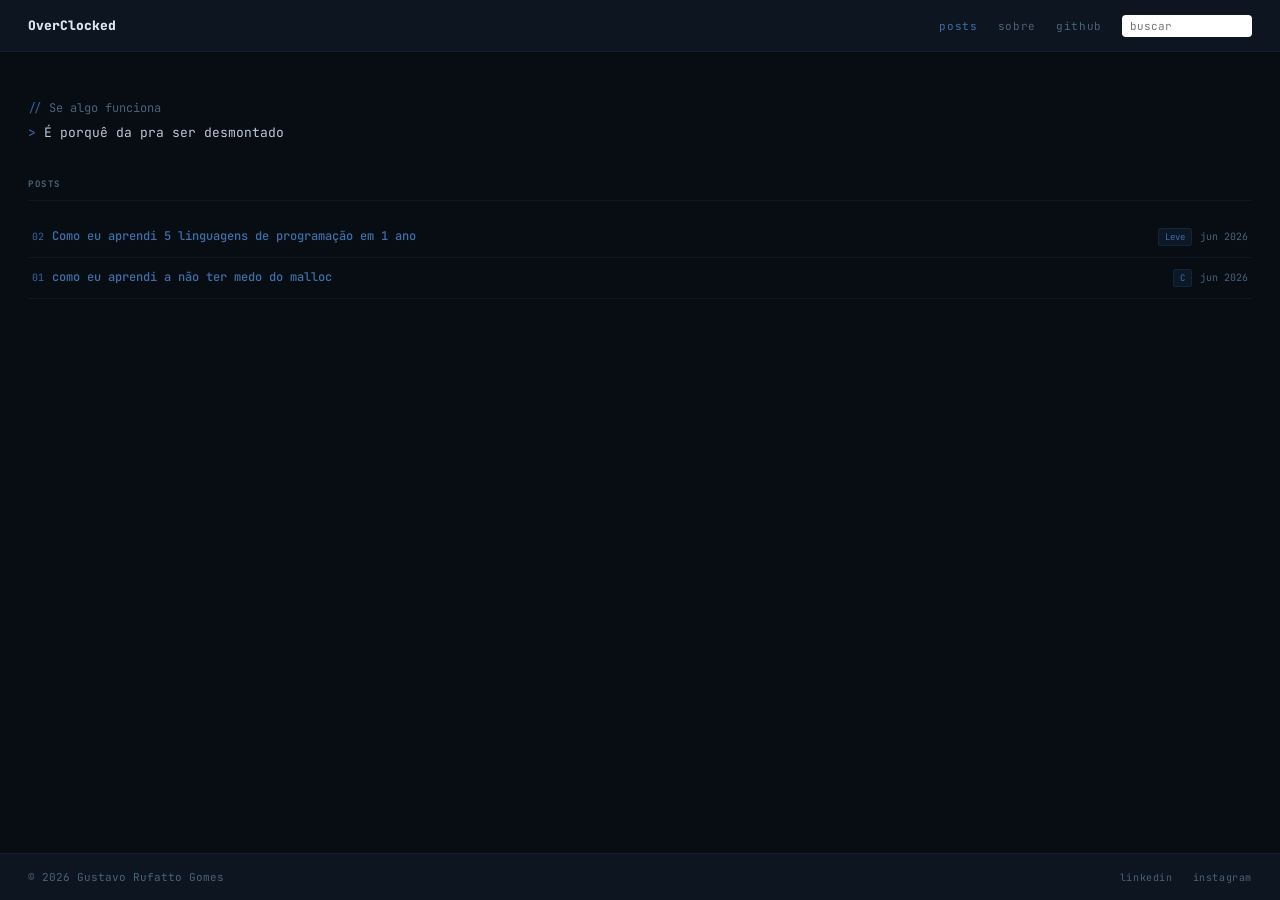
<file: index.html>
<!DOCTYPE html>
<html lang="pt-BR">

<head>
    <meta charset="UTF-8">
    <meta name="viewport" content="width=device-width, initial-scale=1.0">
    <title>Overclocked</title>
    <link rel="stylesheet" href="style.css">
</head>

<body>
    <header>
        <!-- <span class="logo">Over<span>.</span>Clocked</span> -->
        <span class="logo">OverClocked</span>
        <nav>
            <a href="index.html" class="active">posts</a>
            <a href="about.html">sobre</a>
            <a href="https://github.com/rufatto-dotcom">github</a>
            <input type="text" placeholder="buscar">
        </nav>
    </header>

    <div class="about">
        <p>Se algo funciona</p>
        <p class="highlight">É porquê da pra ser desmontado</p>
    </div>

    <main>
        <p class="label">posts</p>
        <ul>
            <li>
                <a href="posts/aprenderRapido.html">
                    <div class="post-left">
                        <span class="post-idx">02</span>
                        <span class="post-title">Como eu aprendi 5 linguagens de programação em 1 ano</span>
                    </div>
                    <div class="post-right">
                        <span class="post-tag">Leve</span>
                        <span class="post-date">jun 2026</span>
                    </div>
                </a>
            </li>
            <li>
                <a href="posts/firstPost.html">
                    <div class="post-left">
                        <span class="post-idx">01</span>
                        <span class="post-title">como eu aprendi a não ter medo do malloc</span>
                    </div>
                    <div class="post-right">
                        <span class="post-tag">C</span>
                        <span class="post-date">jun 2026</span>
                    </div>
                </a>
            </li>
        </ul>
    </main>

    <footer>
        <p>&copy; 2026 Gustavo Rufatto Gomes</p>
        <div class="footer-links">
            <a href="https://www.linkedin.com/in/gustavo-rufatto-095921340/">linkedin</a>
            <a href="https://www.instagram.com/rufattostein/">instagram</a>
        </div>
    </footer>
</body>

</html>
</file>
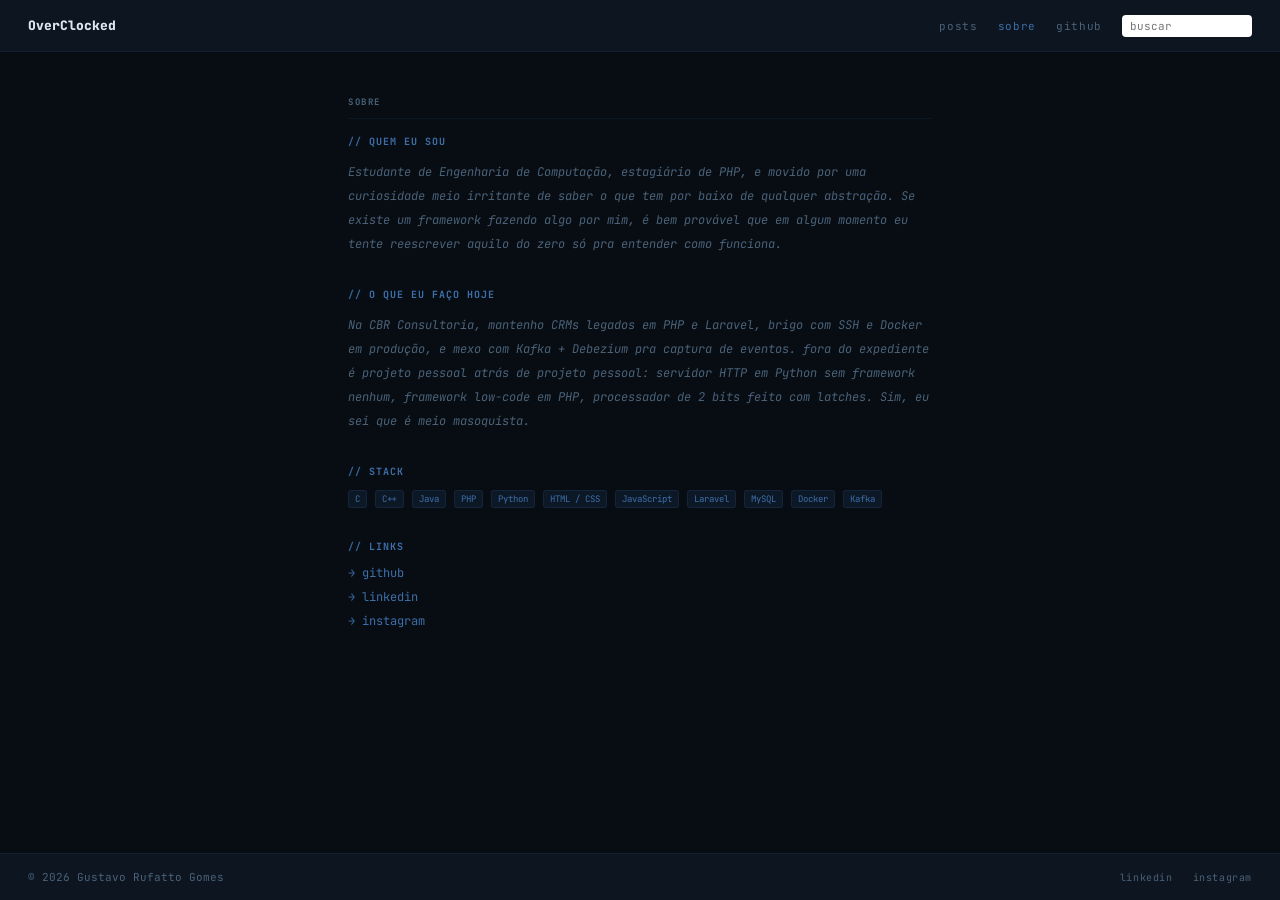
<file: about.html>
<!DOCTYPE html>
<html lang="pt-BR">
<head>
    <meta charset="UTF-8">
    <meta name="viewport" content="width=device-width, initial-scale=1.0">
    <title>sobre — Overclocked</title>
    <link rel="stylesheet" href="style.css">
</head>
<body>
    <header>
        <span class="logo">OverClocked</span>
        <nav>
            <a href="index.html">posts</a>
            <a href="about.html" class="active">sobre</a>
            <a href="https://github.com/rufatto-dotcom">github</a>
            <input type="text" placeholder="buscar">
        </nav>
    </header>

    <main class="about-page">
        <p class="label">sobre</p>

        <div class="section">
            <p class="section-title">quem eu sou</p>
            <p class="section-text">Estudante de Engenharia de Computação, estagiário de PHP, e movido por uma curiosidade meio irritante de saber o que tem por baixo de qualquer abstração. Se existe um framework fazendo algo por mim, é bem provável que em algum momento eu tente reescrever aquilo do zero só pra entender como funciona.</p>
        </div>

        <div class="section">
            <p class="section-title">o que eu faço hoje</p>
            <p class="section-text">Na CBR Consultoria, mantenho CRMs legados em PHP e Laravel, brigo com SSH e Docker em produção, e mexo com Kafka + Debezium pra captura de eventos. fora do expediente é projeto pessoal atrás de projeto pessoal: servidor HTTP em Python sem framework nenhum, framework low-code em PHP, processador de 2 bits feito com latches. Sim, eu sei que é meio masoquista.</p>
        </div>
        
        <div class="section">
            <p class="section-title">stack</p>
            <div class="stack">
                <span class="post-tag">C</span>
                <span class="post-tag">C++</span>
                <span class="post-tag">Java</span>
                <span class="post-tag">PHP</span>
                <span class="post-tag">Python</span>
                <span class="post-tag">HTML / CSS</span>
                <span class="post-tag">JavaScript</span>
                <span class="post-tag">Laravel</span>
                <span class="post-tag">MySQL</span>
                <span class="post-tag">Docker</span>
                <span class="post-tag">Kafka</span>
            </div>
        </div>

        <div class="section">
            <p class="section-title">links</p>
            <div class="about-links">
                <a href="https://github.com/rufatto-dotcom">github</a>
                <a href="https://www.linkedin.com/in/gustavo-rufatto-095921340/">linkedin</a>
                <a href="https://www.instagram.com/rufattostein/">instagram</a>
            </div>
        </div>
    </main>

    <footer>
        <p>&copy; 2026 Gustavo Rufatto Gomes</p>
        <div class="footer-links">
            <a href="https://www.linkedin.com/in/gustavo-rufatto-095921340/">linkedin</a>
            <a href="https://www.instagram.com/rufattostein/">instagram</a>
        </div>
    </footer>
</body>
</html>
</file>
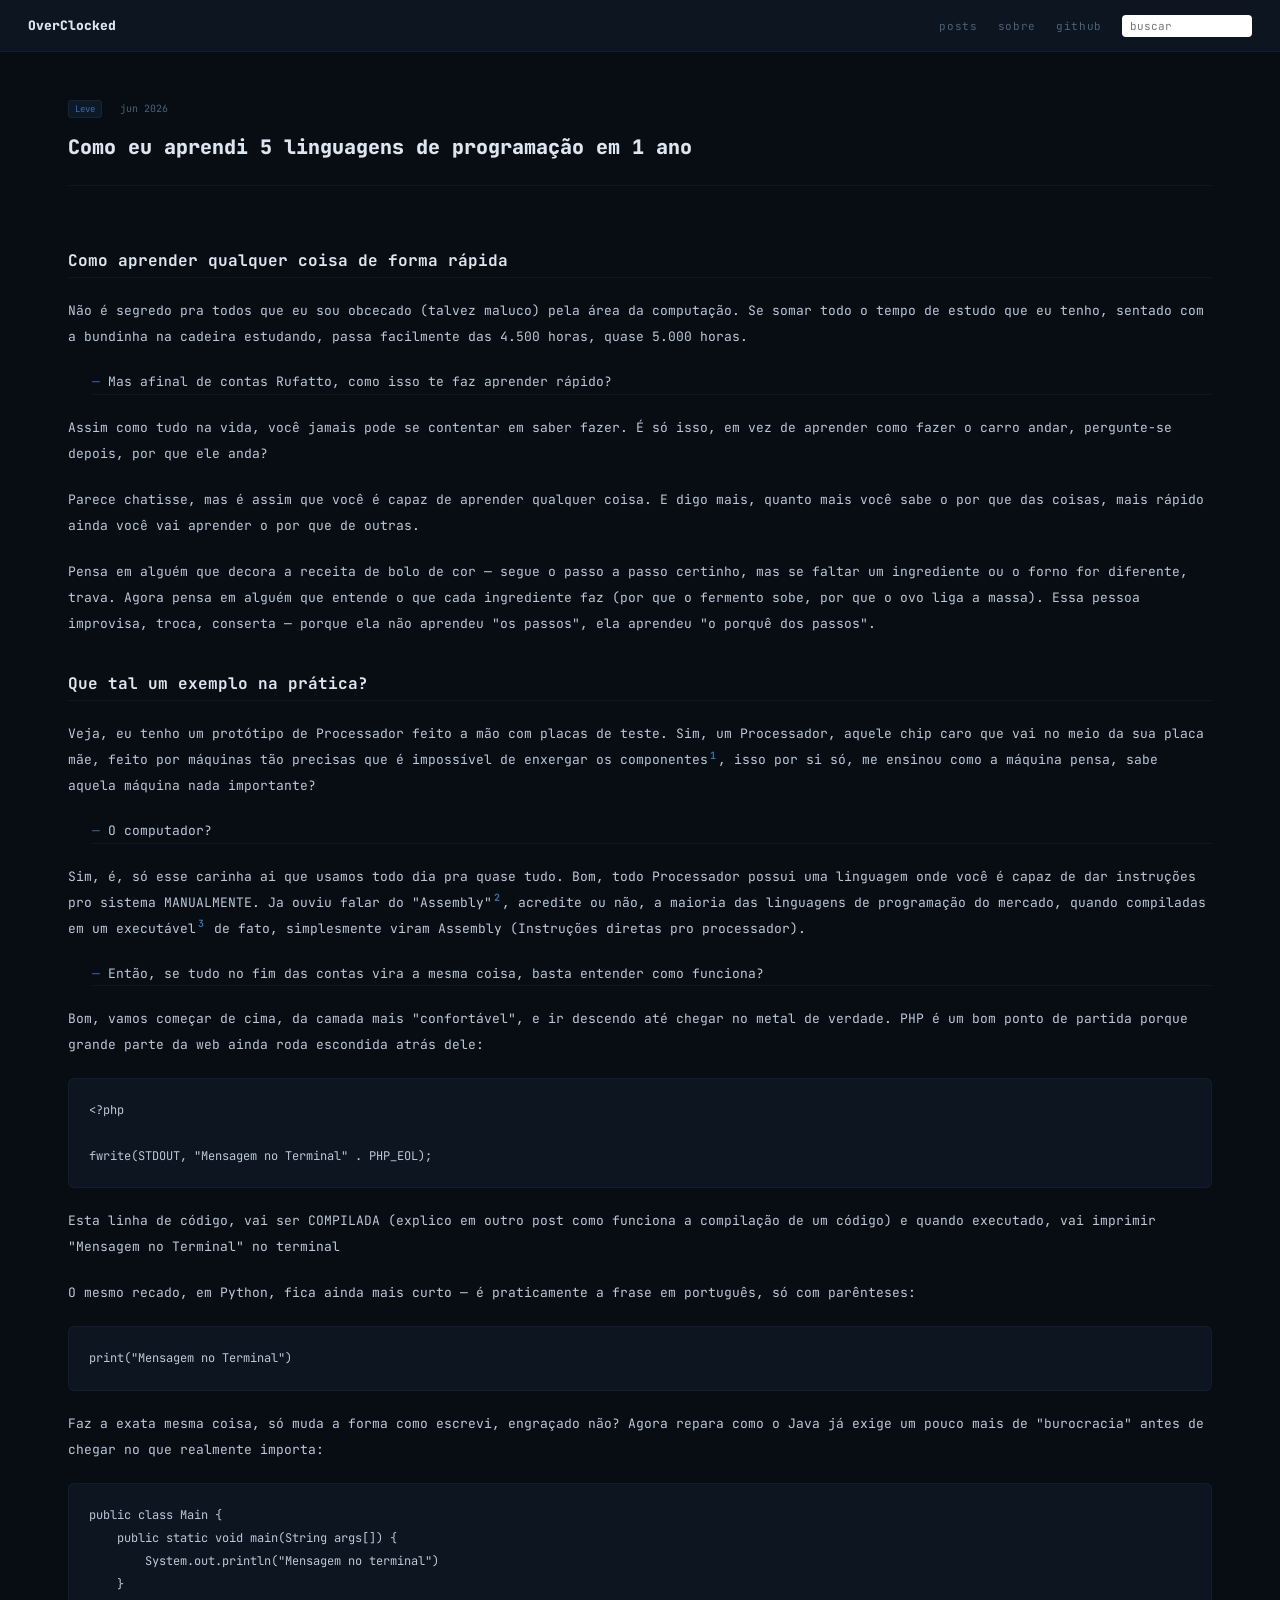
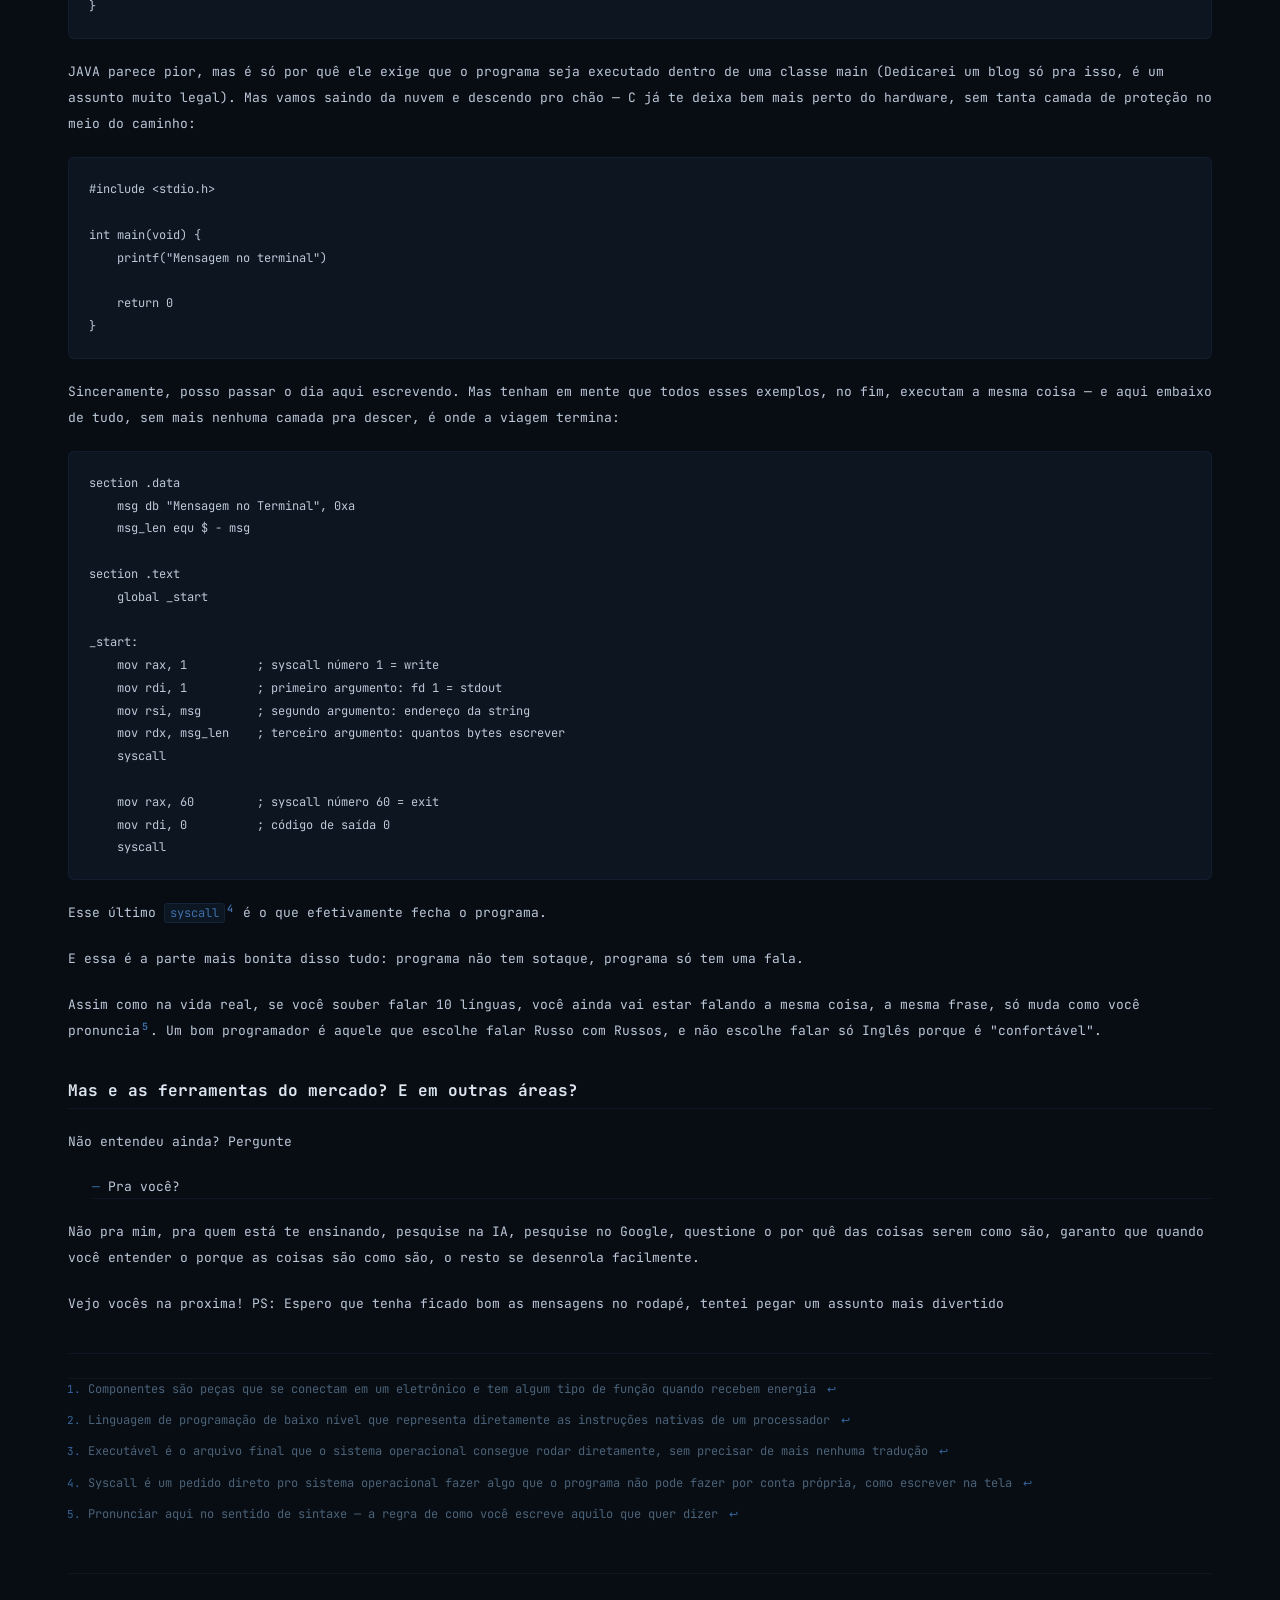
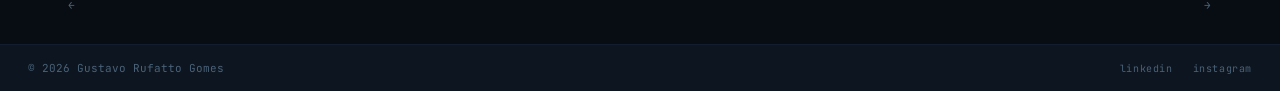
<file: posts/aprenderRapido.html>
<!DOCTYPE html>
<html lang="pt-BR">
<head>
    <meta charset="UTF-8">
    <meta name="viewport" content="width=device-width, initial-scale=1.0">
    <title>Como eu aprendi 5 linguagens de programação em 1 ano — OverClocked</title>

    <link rel="stylesheet" href="../style.css">
    <link rel="stylesheet" href="../post.css">
</head>
<body>

    <header>
        <span class="logo">OverClocked</span>

        <nav>
            <a href="../index.html">posts</a>
            <a href="../about.html">sobre</a>
            <a href="https://github.com/rufatto-dotcom">github</a>
            <input type="text" placeholder="buscar">
        </nav>
    </header>

    <main class="post">

        <div class="post-header">
            <span class="post-tag">Leve</span>
            <span class="post-date">jun 2026</span>
            <h1>Como eu aprendi 5 linguagens de programação em 1 ano</h1>
        </div>

        <article>
<h2>Como aprender qualquer coisa de forma rápida</h2>
<p>Não é segredo pra todos que eu sou obcecado (talvez maluco) pela área da computação. Se somar todo o tempo de estudo que eu tenho, sentado com a bundinha na cadeira estudando, passa facilmente das 4.500 horas, quase 5.000 horas.</p>
<ul>
<li>Mas afinal de contas Rufatto, como isso te faz aprender rápido?</li>
</ul>
<p>Assim como tudo na vida, você jamais pode se contentar em saber fazer. É só isso, em vez de aprender como fazer o carro andar, pergunte-se depois, por que ele anda?</p>
<p>Parece chatisse, mas é assim que você é capaz de aprender qualquer coisa. E digo mais, quanto mais você sabe o por que das coisas, mais rápido ainda você vai aprender o por que de outras.</p>
<p>Pensa em alguém que decora a receita de bolo de cor — segue o passo a passo certinho, mas se faltar um ingrediente ou o forno for diferente, trava. Agora pensa em alguém que entende o que cada ingrediente faz (por que o fermento sobe, por que o ovo liga a massa). Essa pessoa improvisa, troca, conserta — porque ela não aprendeu "os passos", ela aprendeu "o porquê dos passos".</p>
<h2>Que tal um exemplo na prática?</h2>
<p>Veja, eu tenho um protótipo de Processador feito a mão com placas de teste. Sim, um Processador, aquele chip caro que vai no meio da sua placa mãe, feito por máquinas tão precisas que é impossível de enxergar os componentes<sup class="footnote-ref"><a href="#fn1" id="fnref1">1</a></sup>, isso por si só, me ensinou como a máquina pensa, sabe aquela máquina nada importante?</p>
<ul>
<li>O computador?</li>
</ul>
<p>Sim, é, só esse carinha ai que usamos todo dia pra quase tudo. Bom, todo Processador possui uma linguagem onde você é capaz de dar instruções pro sistema MANUALMENTE. Ja ouviu falar do "Assembly"<sup class="footnote-ref"><a href="#fn2" id="fnref2">2</a></sup>, acredite ou não, a maioria das linguagens de programação do mercado, quando compiladas em um executável<sup class="footnote-ref"><a href="#fn3" id="fnref3">3</a></sup> de fato, simplesmente viram Assembly (Instruções diretas pro processador).</p>
<ul>
<li>Então, se tudo no fim das contas vira a mesma coisa, basta entender como funciona?</li>
</ul>
<p>Bom, vamos começar de cima, da camada mais "confortável", e ir descendo até chegar no metal de verdade. PHP é um bom ponto de partida porque grande parte da web ainda roda escondida atrás dele:</p>
<pre><code class="lang-PHP">&lt;?php

fwrite(STDOUT, "Mensagem no Terminal" . PHP_EOL);</code></pre>
<p>Esta linha de código, vai ser COMPILADA (explico em outro post como funciona a compilação de um código) e quando executado, vai imprimir "Mensagem no Terminal" no terminal</p>
<p>O mesmo recado, em Python, fica ainda mais curto — é praticamente a frase em português, só com parênteses:</p>
<pre><code class="lang-Python">print("Mensagem no Terminal")</code></pre>
<p>Faz a exata mesma coisa, só muda a forma como escrevi, engraçado não? Agora repara como o Java já exige um pouco mais de "burocracia" antes de chegar no que realmente importa:</p>
<pre><code class="lang-JAVA">public class Main {
    public static void main(String args[]) {
        System.out.println("Mensagem no terminal")
    }
}</code></pre>
<p>JAVA parece pior, mas é só por quê ele exige que o programa seja executado dentro de uma classe main (Dedicarei um blog só pra isso, é um assunto muito legal). Mas vamos saindo da nuvem e descendo pro chão — C já te deixa bem mais perto do hardware, sem tanta camada de proteção no meio do caminho:</p>
<pre><code class="lang-C">#include &lt;stdio.h&gt;

int main(void) {
    printf("Mensagem no terminal")

    return 0
}</code></pre>
<p>Sinceramente, posso passar o dia aqui escrevendo. Mas tenham em mente que todos esses exemplos, no fim, executam a mesma coisa — e aqui embaixo de tudo, sem mais nenhuma camada pra descer, é onde a viagem termina:</p>
<pre><code class="lang-Assembly">section .data
    msg db "Mensagem no Terminal", 0xa
    msg_len equ $ - msg

section .text
    global _start

_start:
    mov rax, 1          ; syscall número 1 = write
    mov rdi, 1          ; primeiro argumento: fd 1 = stdout
    mov rsi, msg        ; segundo argumento: endereço da string
    mov rdx, msg_len    ; terceiro argumento: quantos bytes escrever
    syscall

    mov rax, 60         ; syscall número 60 = exit
    mov rdi, 0          ; código de saída 0
    syscall</code></pre>
<p>Esse último <code>syscall</code><sup class="footnote-ref"><a href="#fn4" id="fnref4">4</a></sup> é o que efetivamente fecha o programa.</p>
<p>E essa é a parte mais bonita disso tudo: programa não tem sotaque, programa só tem uma fala.</p>
<p>Assim como na vida real, se você souber falar 10 línguas, você ainda vai estar falando a mesma coisa, a mesma frase, só muda como você pronuncia<sup class="footnote-ref"><a href="#fn5" id="fnref5">5</a></sup>. Um bom programador é aquele que escolhe falar Russo com Russos, e não escolhe falar só Inglês porque é "confortável".</p>
<h2>Mas e as ferramentas do mercado? E em outras áreas?</h2>
<p>Não entendeu ainda? Pergunte</p>
<ul>
<li>Pra você?</li>
</ul>
<p>Não pra mim, pra quem está te ensinando, pesquise na IA, pesquise no Google, questione o por quê das coisas serem como são, garanto que quando você entender o porque as coisas são como são, o resto se desenrola facilmente.</p>
<p>Vejo vocês na proxima! PS: Espero que tenha ficado bom as mensagens no rodapé, tentei pegar um assunto mais divertido</p>
<section class="footnotes">
<hr>
<ol>
<li id="fn1">Componentes são peças que se conectam em um eletrônico e tem algum tipo de função quando recebem energia <a href="#fnref1" class="footnote-back">↩</a></li>
<li id="fn2">Linguagem de programação de baixo nível que representa diretamente as instruções nativas de um processador <a href="#fnref2" class="footnote-back">↩</a></li>
<li id="fn3">Executável é o arquivo final que o sistema operacional consegue rodar diretamente, sem precisar de mais nenhuma tradução <a href="#fnref3" class="footnote-back">↩</a></li>
<li id="fn4">Syscall é um pedido direto pro sistema operacional fazer algo que o programa não pode fazer por conta própria, como escrever na tela <a href="#fnref4" class="footnote-back">↩</a></li>
<li id="fn5">Pronunciar aqui no sentido de sintaxe — a regra de como você escreve aquilo que quer dizer <a href="#fnref5" class="footnote-back">↩</a></li>
</ol>
</section>
        </article>

        <nav class="post-nav">
            <a href="firstPost.html" class="post-nav-prev">
                ← 
            </a>

            <a href="#" class="post-nav-next">
                 →
            </a>
        </nav>

    </main>

    <footer>
        <p>&copy; 2026 Gustavo Rufatto Gomes</p>

        <div class="footer-links">
            <a href="https://www.linkedin.com/in/gustavo-rufatto-095921340/">linkedin</a>
            <a href="https://www.instagram.com/rufattostein/">instagram</a>
        </div>
    </footer>

</body>
</html>
</file>
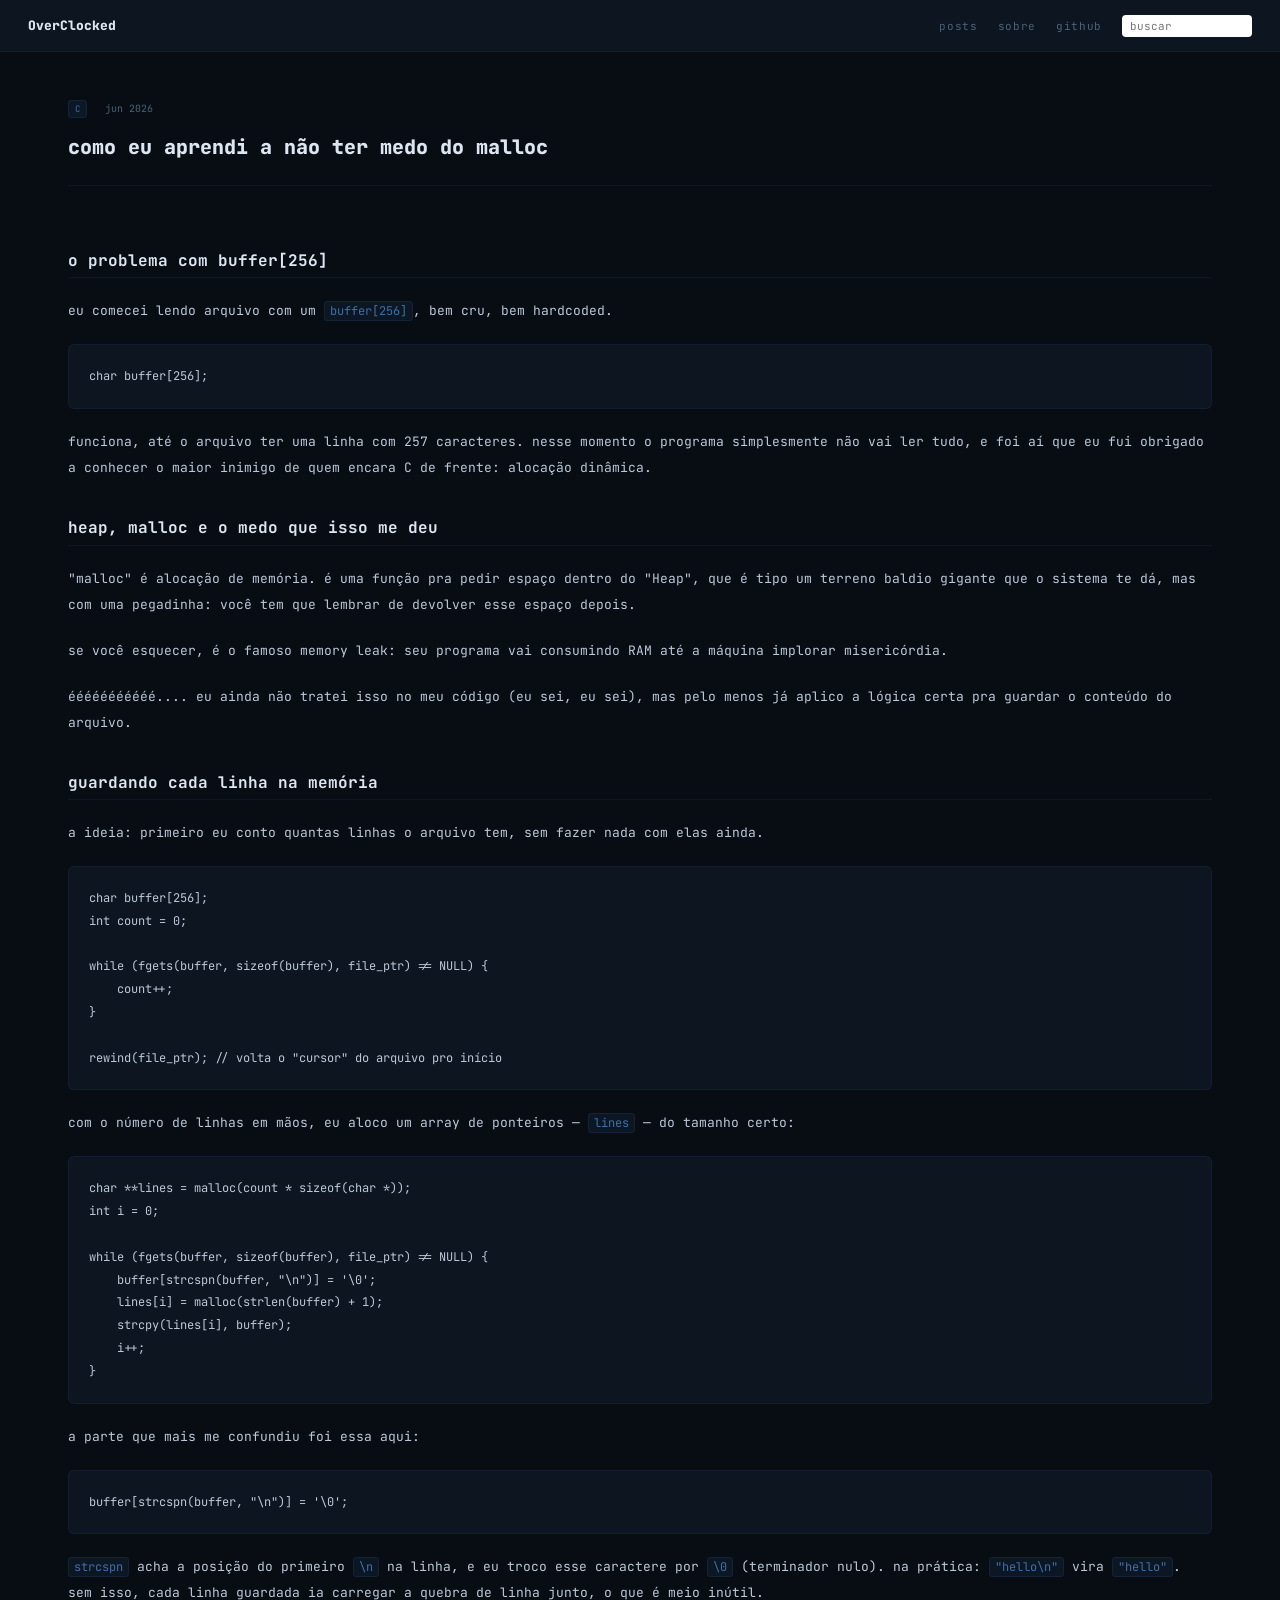
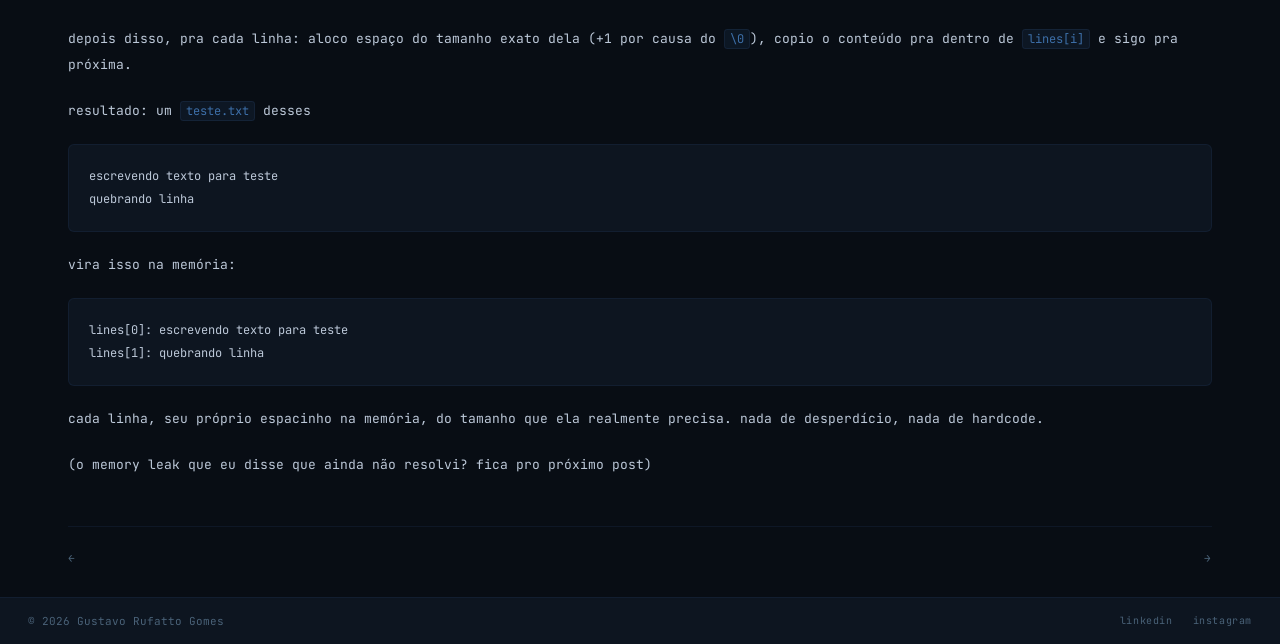
<file: posts/firstPost.html>
<!DOCTYPE html>
<html lang="pt-BR">
<head>
    <meta charset="UTF-8">
    <meta name="viewport" content="width=device-width, initial-scale=1.0">
    <title>como eu aprendi a não ter medo do malloc — OverClocked</title>

    <link rel="stylesheet" href="../style.css">
    <link rel="stylesheet" href="../post.css">
</head>
<body>

    <header>
        <span class="logo">OverClocked</span>

        <nav>
            <a href="../index.html">posts</a>
            <a href="../about.html">sobre</a>
            <a href="https://github.com/rufatto-dotcom">github</a>
            <input type="text" placeholder="buscar">
        </nav>
    </header>

    <main class="post">

        <div class="post-header">
            <span class="post-tag">C</span>
            <span class="post-date">jun 2026</span>
            <h1>como eu aprendi a não ter medo do malloc</h1>
        </div>

        <article>
<h2>o problema com buffer[256]</h2>
<p>eu comecei lendo arquivo com um <code>buffer[256]</code>, bem cru, bem hardcoded.</p>
<pre><code class="lang-c">char buffer[256];</code></pre>
<p>funciona, até o arquivo ter uma linha com 257 caracteres. nesse momento o programa simplesmente não vai ler tudo, e foi aí que eu fui obrigado a conhecer o maior inimigo de quem encara C de frente: alocação dinâmica.</p>
<h2>heap, malloc e o medo que isso me deu</h2>
<p>"malloc" é alocação de memória. é uma função pra pedir espaço dentro do "Heap", que é tipo um terreno baldio gigante que o sistema te dá, mas com uma pegadinha: você tem que lembrar de devolver esse espaço depois.</p>
<p>se você esquecer, é o famoso memory leak: seu programa vai consumindo RAM até a máquina implorar misericórdia.</p>
<p>ééééééééééé.... eu ainda não tratei isso no meu código (eu sei, eu sei), mas pelo menos já aplico a lógica certa pra guardar o conteúdo do arquivo.</p>
<h2>guardando cada linha na memória</h2>
<p>a ideia: primeiro eu conto quantas linhas o arquivo tem, sem fazer nada com elas ainda.</p>
<pre><code class="lang-c">char buffer[256];
int count = 0;

while (fgets(buffer, sizeof(buffer), file_ptr) != NULL) {
    count++;
}

rewind(file_ptr); // volta o "cursor" do arquivo pro início</code></pre>
<p>com o número de linhas em mãos, eu aloco um array de ponteiros — <code>lines</code> — do tamanho certo:</p>
<pre><code class="lang-c">char **lines = malloc(count * sizeof(char *));
int i = 0;

while (fgets(buffer, sizeof(buffer), file_ptr) != NULL) {
    buffer[strcspn(buffer, "\n")] = '\0';
    lines[i] = malloc(strlen(buffer) + 1);
    strcpy(lines[i], buffer);
    i++;
}</code></pre>
<p>a parte que mais me confundiu foi essa aqui:</p>
<pre><code class="lang-c">buffer[strcspn(buffer, "\n")] = '\0';</code></pre>
<p><code>strcspn</code> acha a posição do primeiro <code>\n</code> na linha, e eu troco esse caractere por <code>\0</code> (terminador nulo). na prática: <code>"hello\n"</code> vira <code>"hello"</code>. sem isso, cada linha guardada ia carregar a quebra de linha junto, o que é meio inútil.</p>
<p>depois disso, pra cada linha: aloco espaço do tamanho exato dela (+1 por causa do <code>\0</code>), copio o conteúdo pra dentro de <code>lines[i]</code> e sigo pra próxima.</p>
<p>resultado: um <code>teste.txt</code> desses</p>
<pre><code>escrevendo texto para teste
quebrando linha</code></pre>
<p>vira isso na memória:</p>
<pre><code>lines[0]: escrevendo texto para teste
lines[1]: quebrando linha</code></pre>
<p>cada linha, seu próprio espacinho na memória, do tamanho que ela realmente precisa. nada de desperdício, nada de hardcode.</p>
<p>(o memory leak que eu disse que ainda não resolvi? fica pro próximo post)</p>
        </article>

        <nav class="post-nav">
            <a href="#" class="post-nav-prev">
                ← 
            </a>

            <a href="aprenderRapido.html" class="post-nav-next">
                 →
            </a>
        </nav>

    </main>

    <footer>
        <p>&copy; 2026 Gustavo Rufatto Gomes</p>

        <div class="footer-links">
            <a href="https://www.linkedin.com/in/gustavo-rufatto-095921340/">linkedin</a>
            <a href="https://www.instagram.com/rufattostein/">instagram</a>
        </div>
    </footer>

</body>
</html>
</file>
<file: style.css>
@import url('https://fonts.googleapis.com/css2?family=JetBrains+Mono:ital,wght@0,100..800;1,100..800&display=swap');

* {
    margin: 0;
    padding: 0;
    box-sizing: border-box;
}

:root {
    --bg: #080d14;
    --surface: #0d1520;
    --border: rgba(60, 100, 160, 0.12);
    --accent: #3d6fa8;
    --accent-dim: #35659c;
    --text: #bcc8d8;
    --muted: #4a6278;
    --title: #dde6f0;
    --tag-bg: rgba(40, 80, 130, 0.18);
}

body {
    font-family: "JetBrains Mono", monospace;
    background: var(--bg);
    color: var(--text);
    min-height: 100vh;
    display: flex;
    flex-direction: column;
}

a {
    text-decoration: none;
}

/* HEADER */

header {
    background: var(--surface);
    height: 52px;
    padding: 0 1.75rem;
    display: flex;
    align-items: center;
    justify-content: space-between;
    border-bottom: 1px solid var(--border);
}

.logo {
    font-size: 13px;
    font-weight: 800;
    color: var(--title);
}

.logo span {
    color: var(--accent);
}

nav {
    display: flex;
    align-items: center;
    gap: 1.25rem;
}

nav a {
    font-size: 11px;
    color: var(--muted);
    letter-spacing: 0.06em;
    transition: color 180ms;
}

nav a:hover {
    color: var(--text);
}

nav input {
    background: white;
    border: none;
    border-radius: 4px;
    padding: 4px 8px;
    font-family: "JetBrains Mono", monospace;
    font-size: 11px;
    width: 130px;
    outline: none;
    color: #0d1520;
}

/* ABOUT */

.about {
    padding: 2.75rem 1.75rem 2rem;
}

.about p {
    font-size: 12px;
    color: var(--muted);
    line-height: 2;
}

.about p::before {
    content: '// ';
    color: var(--accent-dim);
}

.about p.highlight {
    font-size: 13px;
    color: var(--text);
}

.about p.highlight::before {
    content: '> ';
    color: var(--accent);
}

/* MAIN */

main {
    padding: 0 1.75rem 2rem;
    flex: 1;
}

.label {
    font-size: 9px;
    font-weight: 700;
    letter-spacing: 0.18em;
    color: var(--muted);
    text-transform: uppercase;
    margin-bottom: 1rem;
    padding-bottom: 0.6rem;
    border-bottom: 1px solid var(--border);
}

ul {
    list-style: none;
}

ul li {
    border-bottom: 1px solid var(--border);
}

ul li a {
    display: flex;
    align-items: baseline;
    justify-content: space-between;
    gap: 1rem;
    padding: 11px 4px;
    transition: background 180ms;
}

ul li a:hover {
    background: rgba(40, 80, 130, 0.06);
}

.post-left {
    display: flex;
    align-items: baseline;
    gap: 8px;
    min-width: 0;
}

.post-idx {
    font-size: 10px;
    color: var(--accent-dim);
    flex-shrink: 0;
}

.post-title {
    font-size: 12px;
    font-weight: 500;
    color: var(--accent);
    white-space: nowrap;
    overflow: hidden;
    text-overflow: ellipsis;
    transition: color 180ms;
}

ul li a:hover .post-title {
    color: var(--title);
}

.post-right {
    display: flex;
    align-items: center;
    gap: 8px;
    flex-shrink: 0;
}

.post-tag {
    font-size: 9px;
    padding: 2px 6px;
    border-radius: 3px;
    background: var(--tag-bg);
    color: var(--accent);
    border: 1px solid rgba(60, 100, 160, 0.15);
}

.post-date {
    font-size: 10px;
    color: var(--muted);
}

/* FOOTER */

footer {
    background: var(--surface);
    border-top: 1px solid var(--border);
    padding: 1rem 1.75rem;
    display: flex;
    align-items: center;
    justify-content: space-between;
}

footer p {
    font-size: 11px;
    color: var(--muted);
}

.footer-links {
    display: flex;
    gap: 1.25rem;
}

.footer-links a {
    font-size: 10px;
    color: var(--muted);
    letter-spacing: 0.06em;
    transition: color 180ms;
}

.footer-links a:hover {
    color: var(--accent);
}

/* ABOUT PAGE */

.about-page {
    padding: 2.75rem 1.75rem 2rem;
    flex: 1;
    max-width: 640px;
    margin: auto;
}

.section {
    margin-bottom: 2rem;
}

.section-title {
    font-size: 10px;
    font-weight: 700;
    letter-spacing: 0.1em;
    color: var(--accent);
    text-transform: uppercase;
    margin-bottom: 0.75rem;
}

.section-title::before {
    content: '// ';
    color: var(--accent-dim);
}

.section-text {
    font-size: 12px;
    color: var(--muted);
    line-height: 2;
    font-style: italic;
}

.stack {
    display: flex;
    flex-wrap: wrap;
    gap: 8px;
}

.about-links {
    display: flex;
    flex-direction: column;
    gap: 8px;
}

.about-links a {
    font-size: 12px;
    color: var(--accent);
    transition: color 180ms;
}

.about-links a::before {
    content: '→ ';
    color: var(--accent-dim);
}

.about-links a:hover {
    color: var(--title);
}

/* NAV ACTIVE */

nav a.active {
    color: var(--accent);
}

/* MOBILE */

@media (max-width: 600px) {
    header {
        height: auto;
        flex-wrap: wrap;
        row-gap: 0.6rem;
        padding: 0.75rem 1.25rem;
    }

    nav {
        flex-wrap: wrap;
        width: 100%;
        gap: 0.75rem 1rem;
    }

    nav input {
        flex: 1 1 100%;
        width: auto;
        order: 10;
    }

    .about,
    main,
    .about-page {
        padding-left: 1.25rem;
        padding-right: 1.25rem;
    }

    ul li a {
        flex-wrap: wrap;
        row-gap: 6px;
    }

    .post-left {
        flex: 1 1 100%;
    }

    .post-title {
        white-space: normal;
        overflow: visible;
        text-overflow: clip;
    }

    .post-right {
        flex: 1 1 100%;
        justify-content: flex-end;
    }

    footer {
        flex-wrap: wrap;
        gap: 0.6rem;
        justify-content: center;
        text-align: center;
    }
}
</file>
<file: post.css>
/* POST LAYOUT */
.post {
padding: 2.75rem 1.75rem 2rem;
flex: 1;
min-width: 680px;
max-width: 1200px;
margin: auto;
}
.post-header {
margin-bottom: 3rem;
padding-bottom: 1.5rem;
border-bottom: 1px solid var(--border);
}
.post-header .post-tag {
font-size: 9px;
padding: 2px 6px;
border-radius: 3px;
background: var(--tag-bg);
color: var(--accent);
border: 1px solid rgba(60,100,160,0.15);
margin-right: 8px;
}
.post-header .post-date {
font-size: 10px;
color: var(--muted);
}
.post-header h1 {
font-size: 20px;
font-weight: 800;
color: var(--title);
margin-top: 1rem;
line-height: 1.4;
}
/* ARTICLE — tudo que vem do markdown */
article {
display: flex;
flex-direction: column;
gap: 1.25rem;
}
article p {
font-size: 13px;
color: var(--text);
line-height: 2;
}
/* HEADINGS */
article h2 {
font-size: 16px;
font-weight: 700;
color: var(--title);
margin-top: 1rem;
padding-bottom: 0.4rem;
border-bottom: 1px solid var(--border);
}
article h3 {
font-size: 14px;
font-weight: 700;
color: var(--title);
}
article h4 {
font-size: 13px;
font-weight: 700;
color: var(--muted);
}
/* ÊNFASE */
article strong {
font-weight: 700;
color: var(--title);
}
article em {
font-style: italic;
color: var(--text);
}
article del {
color: var(--muted);
}
/* CÓDIGO INLINE */
article code {
font-family: "JetBrains Mono", monospace;
font-size: 12px;
color: var(--accent);
background: rgba(40,80,130,0.15);
padding: 1px 5px;
border-radius: 3px;
border: 1px solid rgba(60,100,160,0.15);
}
/* BLOCO DE CÓDIGO */
article pre {
background: var(--surface);
border: 1px solid var(--border);
border-radius: 6px;
padding: 1.25rem;
overflow-x: auto;
}
article pre code {
background: none;
border: none;
padding: 0;
font-size: 12px;
color: var(--text);
line-height: 1.9;
}
/* BLOCKQUOTE */
article blockquote {
border-left: 2px solid var(--accent-dim);
padding: 0.5rem 0 0.5rem 1.25rem;
}
article blockquote p {
color: var(--muted);
font-style: italic;
}
/* LISTAS */
article ul,
article ol {
padding-left: 1.5rem;
display: flex;
flex-direction: column;
gap: 0.4rem;
}
article ul {
list-style: none;
}
article ul li::before {
content: '— ';
color: var(--accent-dim);
}
article ol {
list-style: decimal;
}
article li {
font-size: 13px;
color: var(--text);
line-height: 1.8;
}
article ul ul {
margin-top: 0.4rem;
padding-left: 1.25rem;
}
/* LINK */
article a {
color: var(--accent);
text-decoration: underline;
text-underline-offset: 3px;
transition: color 180ms;
}
article a:hover {
color: var(--title);
}
/* IMAGEM */
article figure {
display: flex;
flex-direction: column;
gap: 0.5rem;
}
article img {
width: 100%;
border-radius: 6px;
border: 1px solid var(--border);
}
article figcaption {
font-size: 11px;
color: var(--muted);
text-align: center;
}
/* TABELA */
article table {
width: 100%;
border-collapse: collapse;
font-size: 12px;
}
article th {
text-align: left;
font-weight: 700;
color: var(--title);
padding: 8px 12px;
border-bottom: 1px solid var(--accent-dim);
}
article td {
color: var(--text);
padding: 8px 12px;
border-bottom: 1px solid var(--border);
}
/* DIVISOR */
article hr {
border: none;
border-top: 1px solid var(--border);
}
/* NAVEGAÇÃO ENTRE POSTS */
.post-nav {
display: flex;
justify-content: space-between;
margin-top: 3rem;
padding-top: 1.5rem;
border-top: 1px solid var(--border);
}
.post-nav a {
font-size: 11px;
color: var(--muted);
text-decoration: none;
transition: color 180ms;
}
.post-nav a:hover {
color: var(--accent);
}

/* NOTAS DE RODAPÉ */
article sup.footnote-ref {
    line-height: 0;
}
article sup.footnote-ref a {
    font-size: 10px;
    font-weight: 700;
    color: var(--accent);
    text-decoration: none;
    padding: 0 2px;
}
article sup.footnote-ref a:hover {
    color: var(--title);
}
.footnotes {
    margin-top: 1rem;
    padding-top: 1.5rem;
    border-top: 1px solid var(--border);
}
.footnotes ol {
    display: flex;
    flex-direction: column;
    gap: 0.6rem;
    padding-left: 1.25rem;
}
.footnotes li {
    font-size: 12px;
    color: var(--muted);
    line-height: 1.8;
    scroll-margin-top: 80px; /* evita a nota ficar escondida atrás do header, se ele for fixo */
}
.footnotes li::marker {
    color: var(--accent-dim);
    font-size: 11px;
}
.footnote-back {
    color: var(--accent-dim);
    text-decoration: none;
    margin-left: 4px;
    font-size: 11px;
}
.footnote-back:hover {
    color: var(--accent);
}

/* MOBILE */
@media (max-width: 768px) {
    .post {
        min-width: 0;
        max-width: 100%;
        padding: 2rem 1.25rem 1.5rem;
    }

    .post-header h1 {
        font-size: 18px;
    }

    article pre {
        padding: 1rem;
    }

    article table {
        display: block;
        overflow-x: auto;
        white-space: nowrap;
        -webkit-overflow-scrolling: touch;
    }

    .post-nav {
        flex-direction: column;
        gap: 0.75rem;
    }

    .post-nav-next {
        text-align: left;
    }

    article sup.footnote-ref a {
        padding: 8px 6px;
        margin: -8px -6px;
    }
    .footnotes li {
        font-size: 12.5px;
    }
    .footnote-back {
        display: inline-block;
        padding: 8px 6px;
        margin: -8px -6px;
    }
}
</file>
